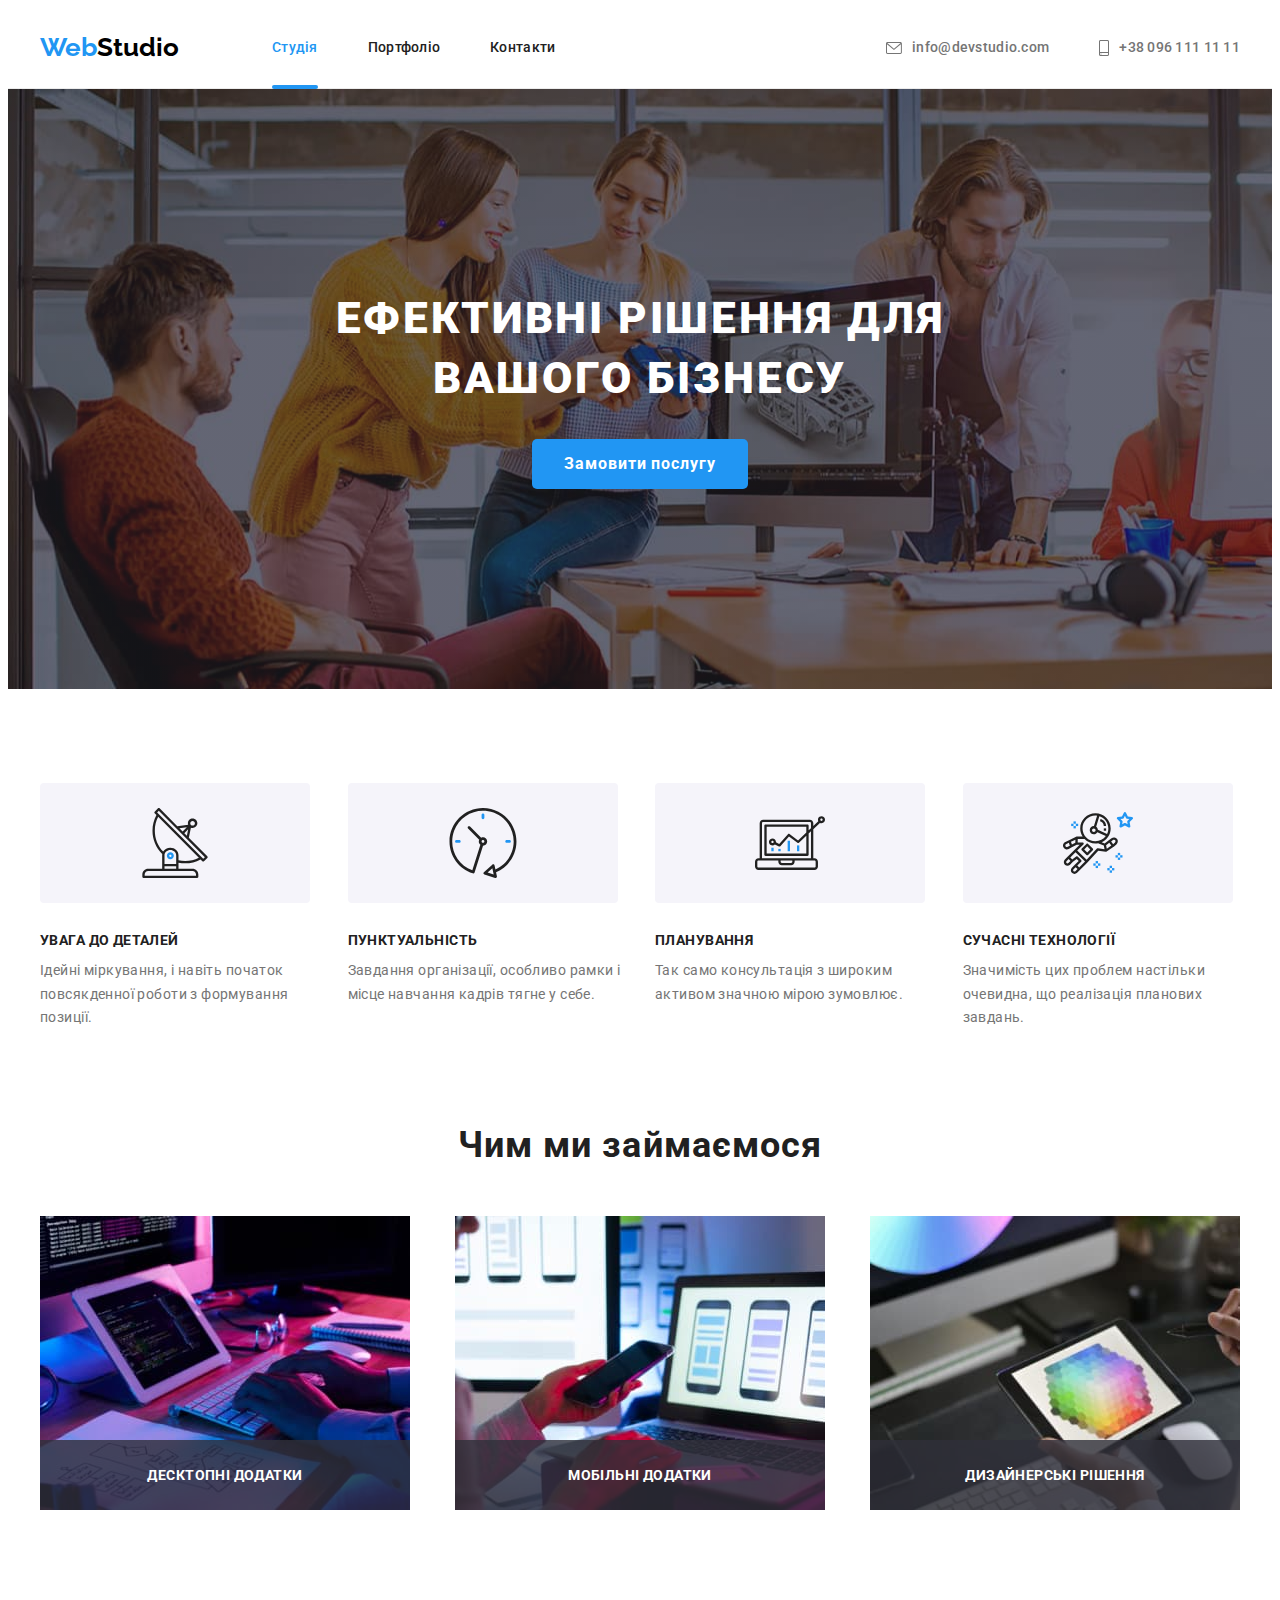
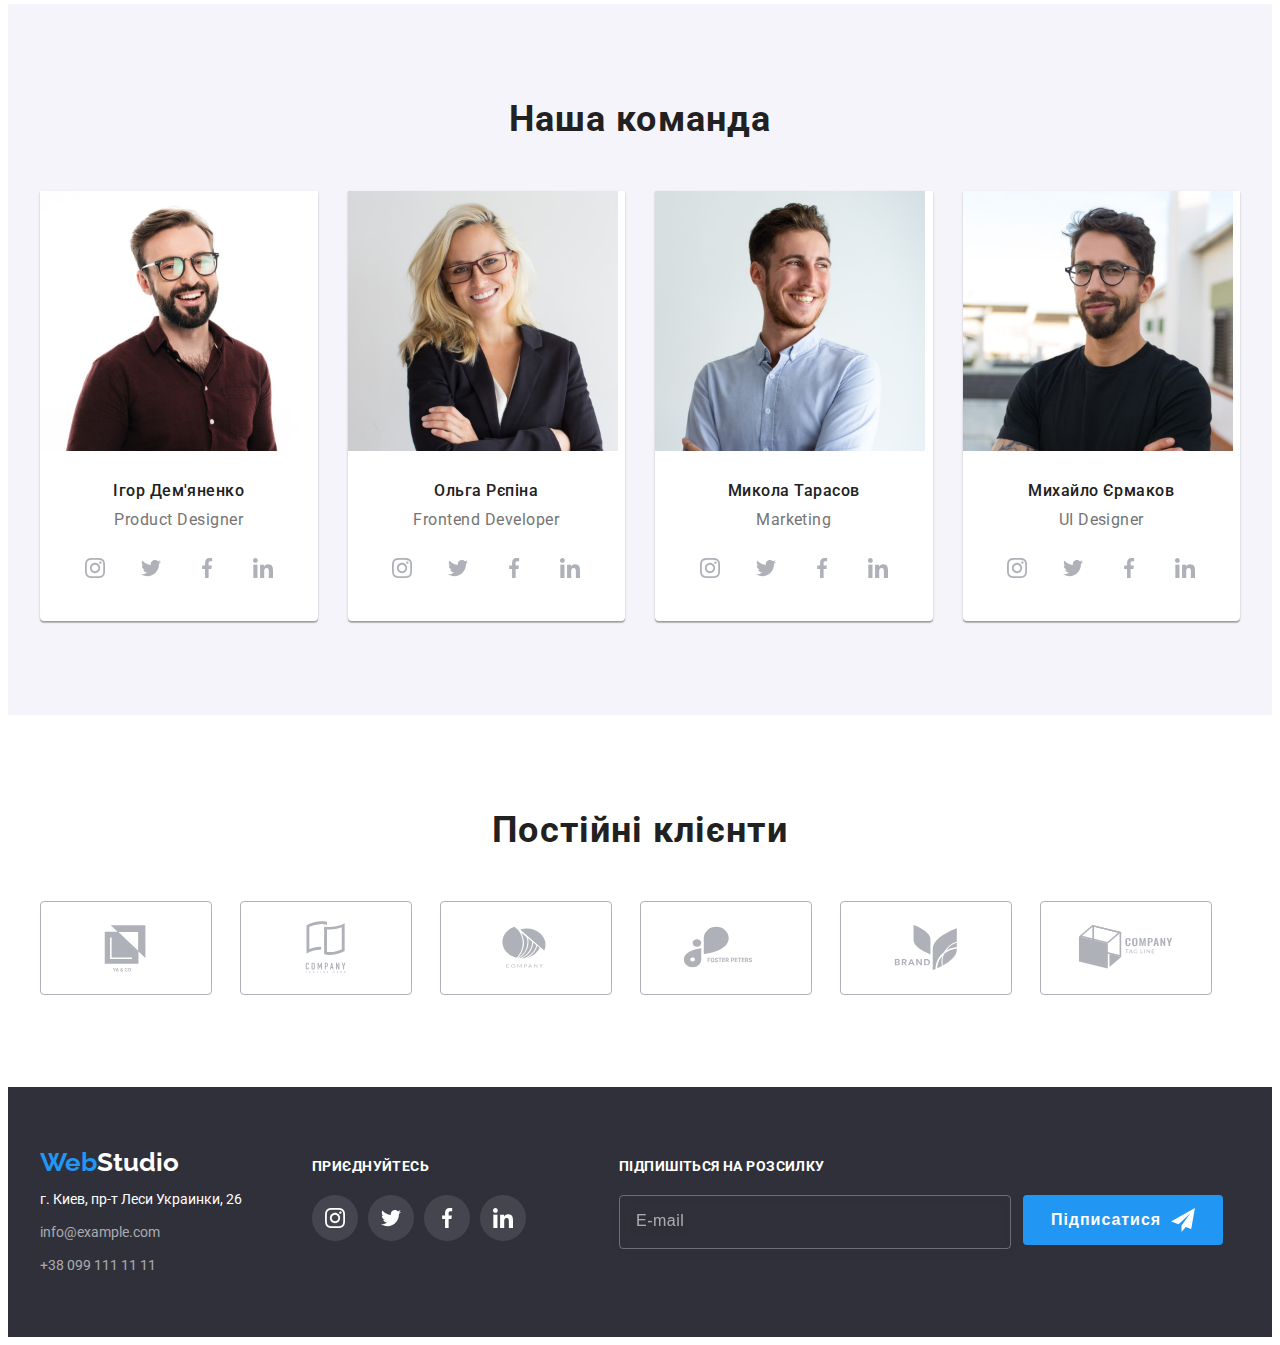
<file: index.html>
<!DOCTYPE html>
<html lang="en">
  <head>
    <meta charset="UTF-8" />
    <meta http-equiv="X-UA-Compatible" content="IE=edge" />
    <meta name="viewport" content="width=device-width, initial-scale=1.0" />
    <link rel="preconnect" href="https://fonts.googleapis.com" />
    <link rel="preconnect" href="https://fonts.gstatic.com" crossorigin />
    <link
      href="https://fonts.googleapis.com/css2?family=Raleway:wght@700&family=Roboto:wght@400;500;700;900&display=swap"
      rel="stylesheet"
    />
    <link
      rel="stylesheet"
      href="https://cdnjs.cloudflare.com/ajax/libs/modern-normalize/1.1.0/modern-normalize.min.css"
      integrity="sha512-wpPYUAdjBVSE4KJnH1VR1HeZfpl1ub8YT/NKx4PuQ5NmX2tKuGu6U/JRp5y+Y8XG2tV+wKQpNHVUX03MfMFn9Q=="
      crossorigin="anonymous"
      referrerpolicy="no-referrer"
    />
		<link rel="stylesheet" href="./css/main.min.css">
    <title>WebStudio</title>
  </head>
  <body>
    <!-- header -->
    <header class="top-header">
      <div class="container header-container">
        <nav class="site-nav">
          <a href="./index.html" class="logo"
            ><span class="logo-forepart">Web</span>Studio</a
          >
          <ul class="site-nav__list">
            <li class="site-nav__item">
              <a class="site-nav__link current" href="./index.html">Студія</a>
            </li>
            <li class="site-nav__item">
              <a class="site-nav__link" href="./portfolio.html">Портфоліо</a>
            </li>
            <li class="site-nav__item">
              <a class="site-nav__link" href="#footerContacts">Контакти</a>
            </li>
          </ul>
        </nav>
        <ul class="header-contacts">
          <li class="header-contacts__item">
            <a class="header-contacts__link link" href="mailto:info@devstudio.com"
              ><svg class="icon-mail" width="16" height="12">
                <use href="./images/sprite.svg#icon-envelope"></use>
              </svg>
              info@devstudio.com</a
            >
          </li>
          <li class="header-contacts__item">
            <a class="header-contacts__link link" href="tel:+380961111111"
              ><svg class="icon-tel" width="10" height="16">
                <use href="./images/sprite.svg#icon-smartphone"></use>
              </svg>
              +38 096 111 11 11</a
            >
          </li>
        </ul>
      </div>
    </header>
		
    <!-- main -->
    <main>
      <!-- hero -->
      <section class="hero">
        <div class="container">
          <h1 class="hero__title">Ефективні рішення для вашого бізнесу</h1>
          <button class="hero__btn" type="button" data-modal-open>
            Замовити послугу
          </button>
        </div>
      </section>

      <!-- features -->
      <section class="features">
        <div class="container">
          <ul class="features__list">
            <li class="features__item">
              <div class="features-wrapper">
                <svg class="features-wrapper__icon" width="70" height="70">
                  <use href="./images/sprite.svg#icon-antenna"></use>
                </svg>
              </div>
              <h3 class="features__title">увага до деталей</h3>
              <p class="features__desc">
                Ідейні міркування, і навіть початок повсякденної роботи з
                формування позиції.
              </p>
            </li>
            <li class="features__item">
              <div class="features-wrapper">
                <svg class="features-wrapper__icon" width="70" height="70">
                  <use href="./images/sprite.svg#icon-clock"></use>
                </svg>
              </div>
              <h3 class="features__title">пунктуальність</h3>
              <p class="features__desc">
                Завдання організації, особливо рамки і місце навчання кадрів
                тягне у себе.
              </p>
            </li>
            <li class="features__item">
              <div class="features-wrapper">
                <svg class="features-wrapper__icon" width="70" height="70">
                  <use href="./images/sprite.svg#icon-diagram"></use>
                </svg>
              </div>
              <h3 class="features__title">планування</h3>
              <p class="features__desc">
                Так само консультація з широким активом значною мірою зумовлює.
              </p>
            </li>
            <li class="features__item">
              <div class="features-wrapper">
                <svg class="features-wrapper__icon" width="70" height="70">
                  <use href="./images/sprite.svg#icon-astronaut"></use>
                </svg>
              </div>
              <h3 class="features__title">сучасні технології</h3>
              <p class="features__desc">
                Значимість цих проблем настільки очевидна, що реалізація
                планових завдань.
              </p>
            </li>
          </ul>
        </div>
      </section>

      <!-- work -->
      <section class="work">
        <div class="container">
          <h2 class="section-title">Чим ми займаємося</h2>
          <ul class="work__list">
            <li class="work__item">
              <img
                src="./images/work/work-img-1.jpg"
                alt="Создание сайтов для ПК"
                width="370"
                height="294"
              />
              <div class="work-wrapper">
                <p class="work-wrapper__title">Десктопні додатки</p>
              </div>
            </li>
            <li class="work__item">
              <img
                src="./images/work/work-img-2.jpg"
                alt="Создание сайтов для телефонов"
                width="370"
                height="294"
              />
              <div class="work-wrapper">
                <p class="work-wrapper__title">Мобільні додатки</p>
              </div>
            </li>
            <li class="work__item">
              <img
                src="./images/work/work-img-3.jpg"
                alt="Создание сайтов для планшетов"
                width="370"
                height="294"
              />
              <div class="work-wrapper">
                <p class="work-wrapper__title">Дизайнерські рішення</p>
              </div>
            </li>
          </ul>
        </div>
      </section>

      <!-- team -->
      <section class="team">
        <div class="container">
          <h2 class="section-title">Наша команда</h2>
          <ul class="team__list">
            <li class="team__item">
              <img
                src="./images/team/team-1.jpg"
                alt="Ігор Дем'яненко"
                width="270"
                height="260"
              />
              <div class="team-card">
                <h3 class="team-card__title">Ігор Дем'яненко</h3>
                <p class="team-card__desc">Product Designer</p>
                <ul class="team-social">
                  <li class="team-social__item">
                    <a class="team-social__link" href="">
                      <svg class="team-social__icon" width="20" height="20">
                        <use href="./images/sprite.svg#icon-instagram"></use>
                      </svg>
                    </a>
                  </li>
                  <li class="team-social__item">
                    <a class="team-social__link" href="">
                      <svg class="team-social__icon" width="20" height="20">
                        <use href="./images/sprite.svg#icon-twitter"></use>
                      </svg>
                    </a>
                  </li>
                  <li class="team-social__item">
                    <a class="team-social__link" href="">
                      <svg class="team-social__icon" width="20" height="20">
                        <use href="./images/sprite.svg#icon-facebook"></use>
                      </svg>
                    </a>
                  </li>
                  <li class="team-social__item">
                    <a class="team-social__link" href="">
                      <svg class="team-social__icon" width="20" height="20">
                        <use href="./images/sprite.svg#icon-linkedin"></use>
                      </svg>
                    </a>
                  </li>
                </ul>
              </div>
            </li>
            <li class="team__item">
              <img
                src="./images/team/team-2.jpg"
                alt="Ольга Рєпіна"
                width="270"
                height="260"
              />
              <div class="team-card">
                <h3 class="team-card__title">Ольга Рєпіна</h3>
                <p class="team-card__desc">Frontend Developer</p>
                <ul class="team-social">
                  <li class="team-social__item">
                    <a class="team-social__link" href="">
                      <svg class="team-social__icon" width="20" height="20">
                        <use href="./images/sprite.svg#icon-instagram"></use>
                      </svg>
                    </a>
                  </li>
                  <li class="team-social__item">
                    <a class="team-social__link" href="">
                      <svg class="team-social__icon" width="20" height="20">
                        <use href="./images/sprite.svg#icon-twitter"></use>
                      </svg>
                    </a>
                  </li>
                  <li class="team-social__item">
                    <a class="team-social__link" href="">
                      <svg class="team-social__icon" width="20" height="20">
                        <use href="./images/sprite.svg#icon-facebook"></use>
                      </svg>
                    </a>
                  </li>
                  <li class="team-social__item">
                    <a class="team-social__link" href="">
                      <svg class="team-social__icon" width="20" height="20">
                        <use href="./images/sprite.svg#icon-linkedin"></use>
                      </svg>
                    </a>
                  </li>
                </ul>
              </div>
            </li>
            <li class="team__item">
              <img
                src="./images/team/team-3.jpg"
                alt="Микола Тарасов"
                width="270"
                height="260"
              />
              <div class="team-card">
                <h3 class="team-card__title">Микола Тарасов</h3>
                <p class="team-card__desc">Marketing</p>
                <ul class="team-social">
                  <li class="team-social__item">
                    <a class="team-social__link" href="">
                      <svg class="team-social__icon" width="20" height="20">
                        <use href="./images/sprite.svg#icon-instagram"></use>
                      </svg>
                    </a>
                  </li>
                  <li class="team-social__item">
                    <a class="team-social__link" href="">
                      <svg class="team-social__icon" width="20" height="20">
                        <use href="./images/sprite.svg#icon-twitter"></use>
                      </svg>
                    </a>
                  </li>
                  <li class="team-social__item">
                    <a class="team-social__link" href="">
                      <svg class="team-social__icon" width="20" height="20">
                        <use href="./images/sprite.svg#icon-facebook"></use>
                      </svg>
                    </a>
                  </li>
                  <li class="team-social__item">
                    <a class="team-social__link" href="">
                      <svg class="team-social__icon" width="20" height="20">
                        <use href="./images/sprite.svg#icon-linkedin"></use>
                      </svg>
                    </a>
                  </li>
                </ul>
              </div>
            </li>
            <li class="team__item">
              <img
                src="./images/team/team-4.jpg"
                alt="Михайло Єрмаков"
                width="270"
                height="260"
              />
              <div class="team-card">
                <h3 class="team-card__title">Михайло Єрмаков</h3>
                <p class="team-card__desc">UI Designer</p>
                <ul class="team-social">
                  <li class="team-social__item">
                    <a class="team-social__link" href="">
                      <svg class="team-social__icon" width="20" height="20">
                        <use href="./images/sprite.svg#icon-instagram"></use>
                      </svg>
                    </a>
                  </li>
                  <li class="team-social__item">
                    <a class="team-social__link" href="">
                      <svg class="team-social__icon" width="20" height="20">
                        <use href="./images/sprite.svg#icon-twitter"></use>
                      </svg>
                    </a>
                  </li>
                  <li class="team-social__item">
                    <a class="team-social__link" href="">
                      <svg class="team-social__icon" width="20" height="20">
                        <use href="./images/sprite.svg#icon-facebook"></use>
                      </svg>
                    </a>
                  </li>
                  <li class="team-social__item">
                    <a class="team-social__link" href="">
                      <svg class="team-social__icon" width="20" height="20">
                        <use href="./images/sprite.svg#icon-linkedin"></use>
                      </svg>
                    </a>
                  </li>
                </ul>
              </div>
            </li>
          </ul>
        </div>
      </section>

      <!-- clients -->
      <section class="clients">
        <div class="container">
          <h2 class="section-title">Постійні клієнти</h2>
          <ul class="clients__list">
            <li class="clients__item">
              <a class="clients__link" href="">
                <svg class="clients__icon" width="106" height="60">
                  <use href="./images/sprite.svg#icon-logo-1"></use>
                </svg>
              </a>
            </li>
            <li class="clients__item">
              <a class="clients__link" href="">
                <svg class="clients__icon" width="106" height="60">
                  <use href="./images/sprite.svg#icon-logo-2"></use>
                </svg>
              </a>
            </li>
            <li class="clients__item">
              <a class="clients__link" href="">
                <svg class="clients__icon" width="106" height="60">
                  <use href="./images/sprite.svg#icon-logo-3"></use>
                </svg>
              </a>
            </li>
            <li class="clients__item">
              <a class="clients__link" href="">
                <svg class="clients__icon" width="106" height="60">
                  <use href="./images/sprite.svg#icon-logo-4"></use>
                </svg>
              </a>
            </li>
            <li class="clients__item">
              <a class="clients__link" href="">
                <svg class="clients__icon" width="106" height="60">
                  <use href="./images/sprite.svg#icon-logo-5"></use>
                </svg>
              </a>
            </li>
            <li class="clients__item">
              <a class="clients__link" href="">
                <svg class="clients__icon" width="106" height="60">
                  <use href="./images/sprite.svg#icon-logo-6"></use>
                </svg>
              </a>
            </li>
          </ul>
        </div>
      </section>
    </main>

    <!-- footer -->
    <footer class="footer">
      <div class="footer-container container">
        <div class="footer-contacts">
          <a href="./index.html" class="logo"
            ><span class="logo-forepart">Web</span>Studio</a
          >
          <address id="footerContacts" class="studio-address">
            <ul class="footer-contacts__list list">
              <li class="footer-contacts__item">
                <a
                  href="https://goo.gl/maps/VdQWWz9B43m97snR7"
                  target="_blank"
                  rel="noreferrer noopener"
                  class="footer-contacts__address"
                  >г. Киев, пр-т Леси Украинки, 26</a
                >
              </li>
              <li class="footer-contacts__item">
                <a href="mailto:info@example.com" class="footer-contacts__mail"
                  >info@example.com</a
                >
              </li>
              <li class="footer-contacts__item">
                <a href="tel:+380991111111" class="footer-contacts__tel"
                  >+38 099 111 11 11</a
                >
              </li>
            </ul>
          </address>
        </div>

        <!-- footer-social -->
        <div class="footer-social">
          <p class="footer-social__title">приєднуйтесь</p>
          <ul class="footer-social__list">
            <li class="footer-social__item">
              <a class="footer-social__link" href="">
                <svg class="footer-social__icon" width="20" height="20">
                  <use href="./images/sprite.svg#icon-instagram"></use>
                </svg>
              </a>
            </li>
            <li class="footer-social__item">
              <a class="footer-social__link" href="">
                <svg class="footer-social__icon" width="20" height="20">
                  <use href="./images/sprite.svg#icon-twitter"></use>
                </svg>
              </a>
            </li>
            <li class="footer-social__item">
              <a class="footer-social__link" href="">
                <svg class="footer-social__icon" width="20" height="20">
                  <use href="./images/sprite.svg#icon-facebook"></use>
                </svg>
              </a>
            </li>
            <li class="footer-social__item">
              <a class="footer-social__link" href="">
                <svg class="footer-social__icon" width="20" height="20">
                  <use href="./images/sprite.svg#icon-linkedin"></use>
                </svg>
              </a>
            </li>
          </ul>
        </div>

				<!-- footer  subscribes -->
				<div class="footer-subscribes">
					<b class="footer-subscribes__title">Підпишіться на розсилку</b>
					<form class="footer-subscribes__form" name="footer-subscribes__form">
						<input type="email" name="mail" placeholder="E-mail" class="footer-subscribes__input" type="text">
					<button class="footer-subscribes__btn">Підписатися
						<svg class="footer-subscribes__icon" width="24" height="24">
							<use href="./images/sprite.svg#icon-send"></use>
						</svg></button>
					</form>
					
				</div>
      </div>
    </footer>
    <div class="backdrop is-hidden" data-modal>
      <div class="modal">
        <button type="button" class="modal__close" data-modal-close>
          <svg class="modal__close-icon" width="18" height="18">
            <use href="./images/sprite.svg#icon-close"></use>
          </svg>
        </button>
        <!-- modal form -->
        <form class="modal-form">
          <b class="modal-form__title">Залиште свої дані, ми вам передзвонимо</b>
          <label class="modal-form__label">
            <span class="madal-form__label_desc">Ім'я</span>
						<div class="modal-form__input_wrap">
							<input
              class="modal-form__input"
              type="text"
              required
              name="user_name"
              minlength="2"
            />
            <svg class="madal-form__icon" width="18px" height="18px">
              <use href="./images/sprite.svg#icon-person-black-18dp"></use>
            </svg>
						</div>
          </label>

          <label class="modal-form__label">
            <span class="madal-form__label_desc">Телефон</span>
						<div class="modal-form__input_wrap">
							<input
              class="modal-form__input"
              type="tel"
              required
              name="user_phone-number"
              pattern="[0-9]{3}-[0-9]{3}-[0-9]{2}-[0-9]{2}"
              title="xxx-xxx-xx-xx"
            />
            <svg class="madal-form__icon" width="18px" height="18px">
              <use href="./images/sprite.svg#icon-phone-black-18dp""></use>
            </svg>
						</div>  
          </label>

          <label class="modal-form__label">
            <span class="madal-form__label_desc">Пошта</span>
						<div class="modal-form__input_wrap">
							<input
              class="modal-form__input"
              type="email"
              required
              name="user_email"
            />
            <svg class="madal-form__icon" width="18px" height="18px">
              <use href="./images/sprite.svg#icon-email-black-18dp"></use>
            </svg>
						</div> 
          </label>

          <label class="modal-form__label">
            <span class="madal-form__label_desc">Коментар</span>
            <textarea class="modal-form__textarea" name="user_message" placeholder="Введіть текст"></textarea>
					</label>

          <input class="modal__checkbox visually-hidden" type="checkbox" name="user-policy" id="checkbox-policy" required>
            <label class="modal__checkbox_label" for="checkbox-policy">              
              Погоджуюся з розсилкою та приймаю&nbsp;<a href="" class="modal__checkbox_link">Умови договору</a>
            </label>            
                          
            <button class="modal-form__btn" type="submit">Отправить</button>
        </form>
      </div>
    </div>
    <script src="./js/modal.js"></script>
  </body>
</html>
</file>
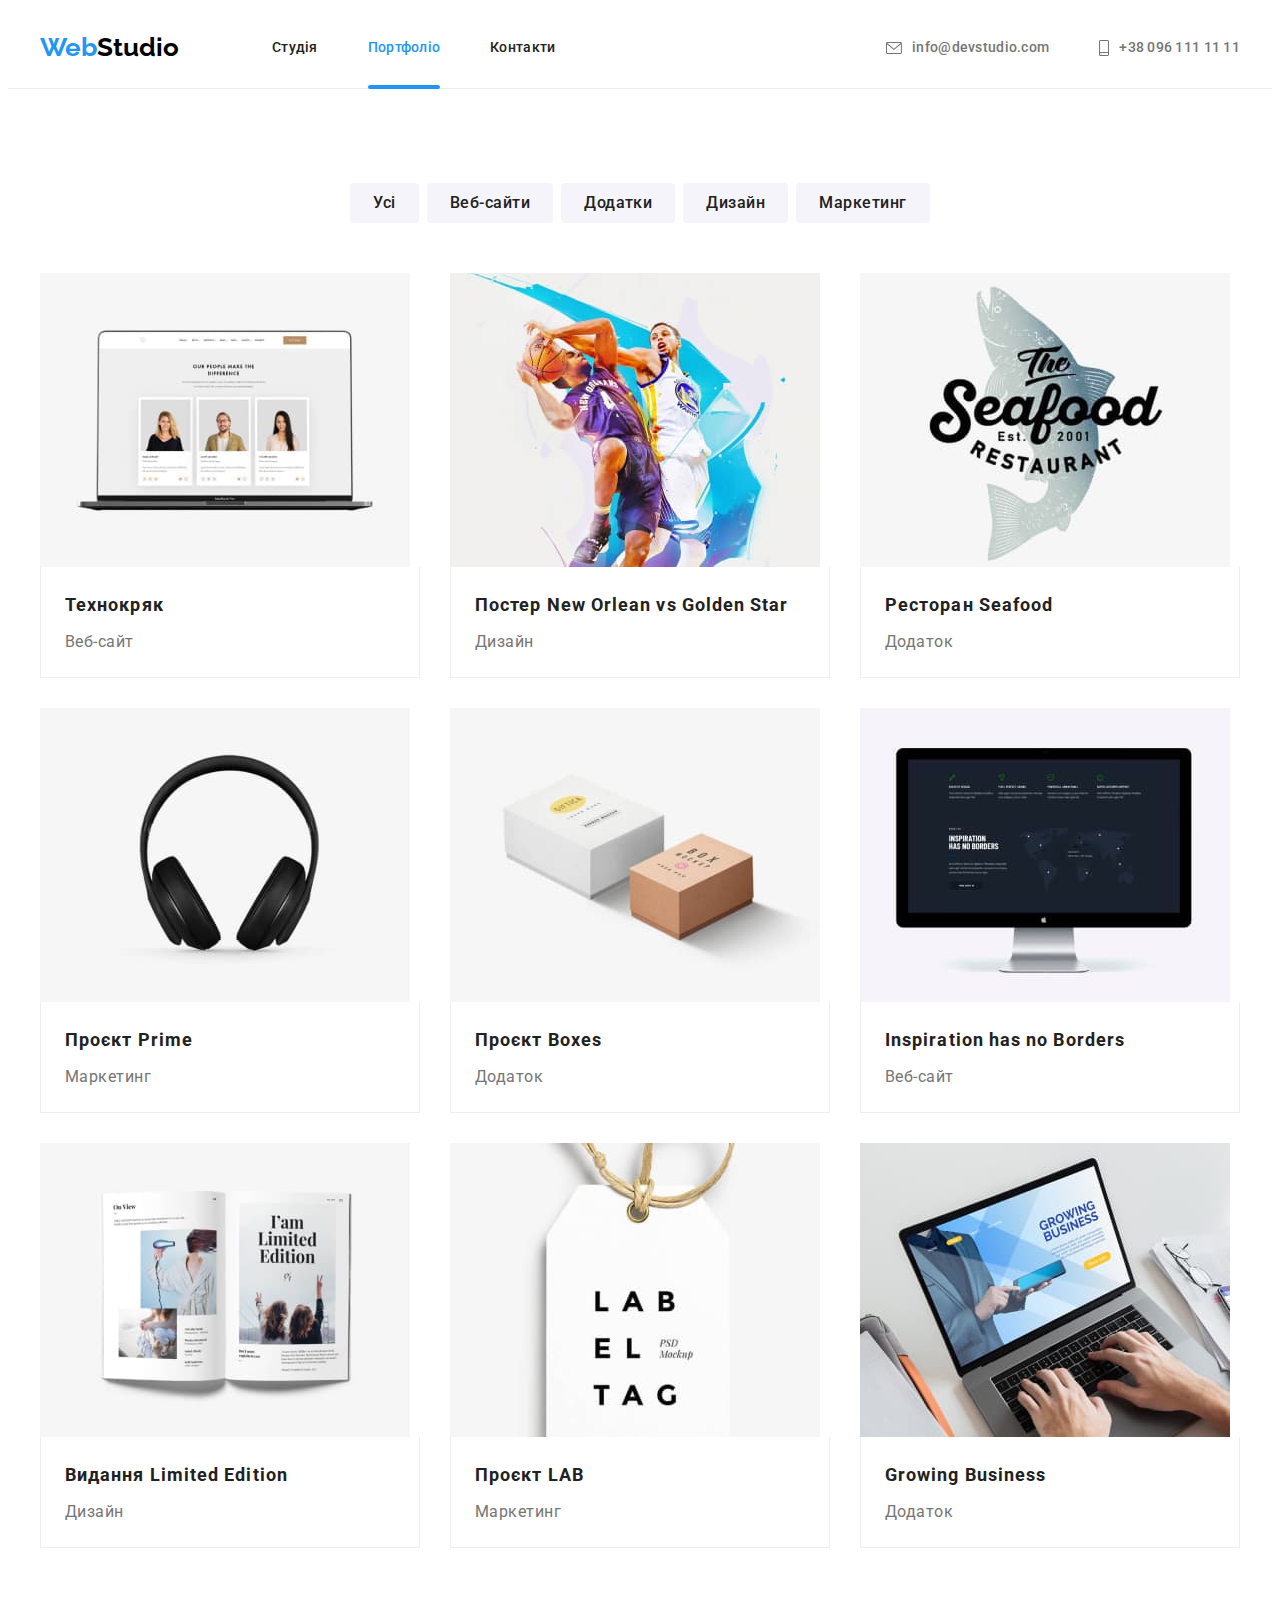
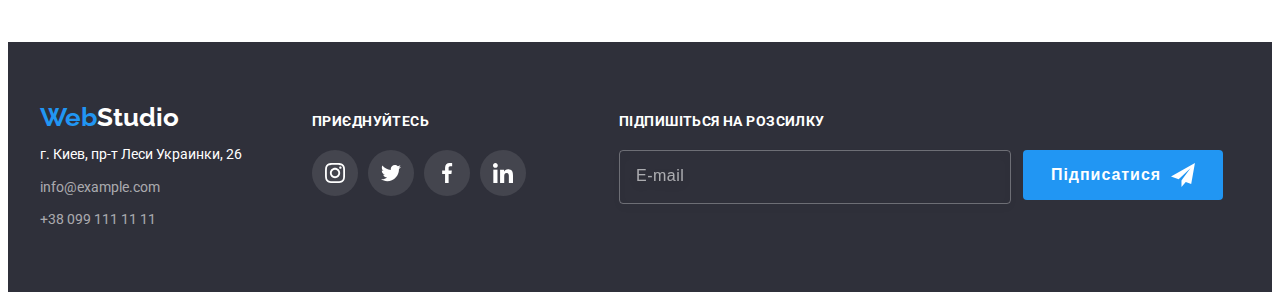
<file: portfolio.html>
<!DOCTYPE html>
<html lang="en">
  <head>
    <meta charset="UTF-8" />
    <meta http-equiv="X-UA-Compatible" content="IE=edge" />
    <meta name="viewport" content="width=device-width, initial-scale=1.0" />
    <link rel="preconnect" href="https://fonts.googleapis.com" />
    <link rel="preconnect" href="https://fonts.gstatic.com" crossorigin />
    <link
      href="https://fonts.googleapis.com/css2?family=Raleway:wght@700&family=Roboto:wght@400;500;700;900&display=swap"
      rel="stylesheet"
    />
    <link
      rel="stylesheet"
      href="https://cdnjs.cloudflare.com/ajax/libs/modern-normalize/1.1.0/modern-normalize.min.css"
      integrity="sha512-wpPYUAdjBVSE4KJnH1VR1HeZfpl1ub8YT/NKx4PuQ5NmX2tKuGu6U/JRp5y+Y8XG2tV+wKQpNHVUX03MfMFn9Q=="
      crossorigin="anonymous"
      referrerpolicy="no-referrer"
    />
    <link rel="stylesheet" href="./css/main.min.css" />
    <title>portfolio</title>
  </head>
  <body>
    <!-- header -->
    <header class="top-header">
      <div class="container header-container">
        <nav class="site-nav">
          <a href="./index.html" class="logo"><span class="logo-forepart">Web</span>Studio</a>
          <ul class="site-nav__list">
            <li class="site-nav__item">
              <a class="site-nav__link" href="./index.html">Студія</a>
            </li>
            <li class="site-nav__item">
              <a class="site-nav__link current" href="./portfolio.html">Портфоліо</a>
            </li>
            <li class="site-nav__item">
              <a class="site-nav__link" href="#footerContacts">Контакти</a>
            </li>
          </ul>
        </nav>
        <ul class="header-contacts">
          <li class="header-contacts__item">
            <a class="header-contacts__link link" href="mailto:info@devstudio.com"
              ><svg class="icon-mail" width="16" height="12">
                <use href="./images/sprite.svg#icon-envelope"></use>
              </svg>
              info@devstudio.com</a
            >
          </li>
          <li class="header-contacts__item">
            <a class="header-contacts__link link" href="tel:+380961111111"
              ><svg class="icon-tel" width="10" height="16">
                <use href="./images/sprite.svg#icon-smartphone"></use>
              </svg>
              +38 096 111 11 11</a
            >
          </li>
        </ul>
      </div>
    </header>

    <!-- portfolio filters -->
    <main>
      <section class="portfolio">
        <div class="container">
          <ul class="portfolio-filters">
            <li class="portfolio-filters__item">
              <button class="portfolio-filters__btn" type="button">Усі</button>
            </li>
            <li class="portfolio-filters__item">
              <button class="portfolio-filters__btn" type="button">Веб-сайти</button>
            </li>
            <li class="portfolio-filters__item">
              <button class="portfolio-filters__btn" type="button">Додатки</button>
            </li>
            <li class="portfolio-filters__item">
              <button class="portfolio-filters__btn" type="button">Дизайн</button>
            </li>
            <li class="portfolio-filters__item">
              <button class="portfolio-filters__btn" type="button">Маркетинг</button>
            </li>
          </ul>

          <!-- portfolio projects -->
          <ul class="portfolio-prj">
            <li class="portfolio-prj__item">
              <a href="" class="portfolio-prj__link">
                <div class="portfolio-prj__img">
                  <img
                    src="./images/portfolio/portf-img-1.jpg"
                    alt="Страница веб-сайта Технокряк"
                    width="370"
                    height="294"
                  />
                  <div class="portfolio-prj__overlay">
                    <p class="portfolio-prj__overlay-desc">
                      Ресурс пропонує комплексні пропозиції з різним рівнем функціоналу та сервісів.
                      Все це дозволить відвідувачу отримати вичерпні відомості про компанію чи
                      приватну особу.
                    </p>
                  </div>
                </div>

                <div class="portfolio-prj__card">
                  <h3 class="portfolio-prj__title">Технокряк</h3>
                  <p class="portfolio-prj__desc">Веб-сайт</p>
                </div>
              </a>
            </li>
            <li class="portfolio-prj__item">
              <a href="" class="portfolio-prj__link">
                <div class="portfolio-prj__img">
                  <img
                    src="./images/portfolio/portf-img-2.jpg"
                    alt="Постер New Orlean vs Golden Star"
                    width="370"
                    height="294"
                  />
                  <div class="portfolio-prj__overlay">
                    <p class="portfolio-prj__overlay-desc">
                      Ресурс пропонує комплексні пропозиції з різним рівнем функціоналу та сервісів.
                      Все це дозволить відвідувачу отримати вичерпні відомості про компанію чи
                      приватну особу.
                    </p>
                  </div>
                </div>

                <div class="portfolio-prj__card">
                  <h3 class="portfolio-prj__title">Постер New Orlean vs Golden Star</h3>
                  <p class="portfolio-prj__desc">Дизайн</p>
                </div>
              </a>
            </li>
            <li class="portfolio-prj__item">
              <a href="" class="portfolio-prj__link">
                <div class="portfolio-prj__img">
                  <img
                    src="./images/portfolio/portf-img-3.jpg"
                    alt="Логотип приложения ресторана Seafood"
                    width="370"
                    height="294"
                  />
                  <div class="portfolio-prj__overlay">
                    <p class="portfolio-prj__overlay-desc">
                      Ресурс пропонує комплексні пропозиції з різним рівнем функціоналу та сервісів.
                      Все це дозволить відвідувачу отримати вичерпні відомості про компанію чи
                      приватну особу.
                    </p>
                  </div>
                </div>

                <div class="portfolio-prj__card">
                  <h3 class="portfolio-prj__title">Ресторан Seafood</h3>
                  <p class="portfolio-prj__desc">Додаток</p>
                </div>
              </a>
            </li>
            <li class="portfolio-prj__item">
              <a href="" class="portfolio-prj__link">
                <div class="portfolio-prj__img">
                  <img
                    src="./images/portfolio/portf-img-4.jpg"
                    alt="Наушники"
                    width="370"
                    height="294"
                  />
                  <div class="portfolio-prj__overlay">
                    <p class="portfolio-prj__overlay-desc">
                      Ресурс пропонує комплексні пропозиції з різним рівнем функціоналу та сервісів.
                      Все це дозволить відвідувачу отримати вичерпні відомості про компанію чи
                      приватну особу.
                    </p>
                  </div>
                </div>

                <div class="portfolio-prj__card">
                  <h3 class="portfolio-prj__title">Проєкт Prime</h3>
                  <p class="portfolio-prj__desc">Маркетинг</p>
                </div>
              </a>
            </li>
            <li class="portfolio-prj__item">
              <a href="" class="portfolio-prj__link">
                <div class="portfolio-prj__img">
                  <img
                    src="./images/portfolio/portf-img-5.jpg"
                    alt="Приложение для проекта Boxes"
                    width="370"
                    height="294"
                  />
                  <div class="portfolio-prj__overlay">
                    <p class="portfolio-prj__overlay-desc">
                      Ресурс пропонує комплексні пропозиції з різним рівнем функціоналу та сервісів.
                      Все це дозволить відвідувачу отримати вичерпні відомості про компанію чи
                      приватну особу.
                    </p>
                  </div>
                </div>

                <div class="portfolio-prj__card">
                  <h3 class="portfolio-prj__title">Проєкт Boxes</h3>
                  <p class="portfolio-prj__desc">Додаток</p>
                </div>
              </a>
            </li>
            <li class="portfolio-prj__item">
              <a href="" class="portfolio-prj__link">
                <div class="portfolio-prj__img">
                  <img
                    src="./images/portfolio/portf-img-6.jpg"
                    alt="Веб-сайт Inspiration has no Borders"
                    width="370"
                    height="294"
                  />
                  <div class="portfolio-prj__overlay">
                    <p class="portfolio-prj__overlay-desc">
                      Ресурс пропонує комплексні пропозиції з різним рівнем функціоналу та сервісів.
                      Все це дозволить відвідувачу отримати вичерпні відомості про компанію чи
                      приватну особу.
                    </p>
                  </div>
                </div>

                <div class="portfolio-prj__card">
                  <h3 class="portfolio-prj__title">Inspiration has no Borders</h3>
                  <p class="portfolio-prj__desc">Веб-сайт</p>
                </div>
              </a>
            </li>
            <li class="portfolio-prj__item">
              <a href="" class="portfolio-prj__link">
                <div class="portfolio-prj__img">
                  <img
                    src="./images/portfolio/portf-img-7.jpg"
                    alt="Дизайн страницы журнала"
                    width="370"
                    height="294"
                  />
                  <div class="portfolio-prj__overlay">
                    <p class="portfolio-prj__overlay-desc">
                      Ресурс пропонує комплексні пропозиції з різним рівнем функціоналу та сервісів.
                      Все це дозволить відвідувачу отримати вичерпні відомості про компанію чи
                      приватну особу.
                    </p>
                  </div>
                </div>

                <div class="portfolio-prj__card">
                  <h3 class="portfolio-prj__title">Видання Limited Edition</h3>
                  <p class="portfolio-prj__desc">Дизайн</p>
                </div>
              </a>
            </li>
            <li class="portfolio-prj__item">
              <a href="" class="portfolio-prj__link">
                <div class="portfolio-prj__img">
                  <img
                    src="./images/portfolio/portf-img-8.jpg"
                    alt="Проект LAB"
                    width="370"
                    height="294"
                  />
                  <div class="portfolio-prj__overlay">
                    <p class="portfolio-prj__overlay-desc">
                      Ресурс пропонує комплексні пропозиції з різним рівнем функціоналу та сервісів.
                      Все це дозволить відвідувачу отримати вичерпні відомості про компанію чи
                      приватну особу.
                    </p>
                  </div>
                </div>

                <div class="portfolio-prj__card">
                  <h3 class="portfolio-prj__title">Проєкт LAB</h3>
                  <p class="portfolio-prj__desc">Маркетинг</p>
                </div>
              </a>
            </li>
            <li class="portfolio-prj__item">
              <a href="" class="portfolio-prj__link">
                <div class="portfolio-prj__img">
                  <img
                    src="./images/portfolio/portf-img-9.jpg"
                    alt="Приложение Growing Business"
                    width="370"
                    height="294"
                  />
                  <div class="portfolio-prj__overlay">
                    <p class="portfolio-prj__overlay-desc">
                      Ресурс пропонує комплексні пропозиції з різним рівнем функціоналу та сервісів.
                      Все це дозволить відвідувачу отримати вичерпні відомості про компанію чи
                      приватну особу.
                    </p>
                  </div>
                </div>

                <div class="portfolio-prj__card">
                  <h3 class="portfolio-prj__title">Growing Business</h3>
                  <p class="portfolio-prj__desc">Додаток</p>
                </div>
              </a>
            </li>
          </ul>
        </div>
      </section>
    </main>
    <!-- footer -->
    <footer class="footer">
      <div class="footer-container container">
        <div class="footer-contacts">
          <a href="./index.html" class="logo"><span class="logo-forepart">Web</span>Studio</a>
          <address id="footerContacts" class="studio-address">
            <ul class="footer-contacts__list list">
              <li class="footer-contacts__item">
                <a
                  href="https://goo.gl/maps/VdQWWz9B43m97snR7"
                  target="_blank"
                  rel="noreferrer noopener"
                  class="footer-contacts__address"
                  >г. Киев, пр-т Леси Украинки, 26</a
                >
              </li>
              <li class="footer-contacts__item">
                <a href="mailto:info@example.com" class="footer-contacts__mail">info@example.com</a>
              </li>
              <li class="footer-contacts__item">
                <a href="tel:+380991111111" class="footer-contacts__tel">+38 099 111 11 11</a>
              </li>
            </ul>
          </address>
        </div>

        <!-- footer-social -->
        <div class="footer-social">
          <p class="footer-social__title">приєднуйтесь</p>
          <ul class="footer-social__list">
            <li class="footer-social__item">
              <a class="footer-social__link" href="">
                <svg class="footer-social__icon" width="20" height="20">
                  <use href="./images/sprite.svg#icon-instagram"></use>
                </svg>
              </a>
            </li>
            <li class="footer-social__item">
              <a class="footer-social__link" href="">
                <svg class="footer-social__icon" width="20" height="20">
                  <use href="./images/sprite.svg#icon-twitter"></use>
                </svg>
              </a>
            </li>
            <li class="footer-social__item">
              <a class="footer-social__link" href="">
                <svg class="footer-social__icon" width="20" height="20">
                  <use href="./images/sprite.svg#icon-facebook"></use>
                </svg>
              </a>
            </li>
            <li class="footer-social__item">
              <a class="footer-social__link" href="">
                <svg class="footer-social__icon" width="20" height="20">
                  <use href="./images/sprite.svg#icon-linkedin"></use>
                </svg>
              </a>
            </li>
          </ul>
        </div>

        <div class="footer-subscribes">
          <b class="footer-subscribes__title">Підпишіться на розсилку</b>
          <form class="footer-subscribes__form" name="footer-subscribes__form">
            <input
              type="email"
              name="mail"
              placeholder="E-mail"
              class="footer-subscribes__input"
              type="text"
            />
            <button type="submit" class="footer-subscribes__btn">
              Підписатися<svg class="footer-subscribes__icon" width="24" height="24">
                <use href="./images/sprite.svg#icon-send"></use>
              </svg>
            </button>
          </form>
        </div>
      </div>
    </footer>
  </body>
</html>
</file>
<file: css/main.min.css>
:root{--accent-color: #2196f3;--accent-text-color: #212121;--accent-color2: #757575;--accent-color3: #ffffff;--icon-fill: #afb1b8;--main-font: "Roboto", sans-serif;--secondary-font: Raleway, sans-serif;--accent-bg-color: #2f303a;--transition: cubic-bezier(0.4, 0, 0.2, 1)}.visually-hidden{position:absolute;width:1px;height:1px;margin:-1px;border:0;padding:0;white-space:nowrap;clip-path:inset(100%);clip:rect(0 0 0 0);overflow:hidden}*::before,*::after{box-sizing:inherit}html{box-sizing:border-box}h1,h2,h3,p{margin-bottom:0;margin-top:0}ul,ol{margin-top:0;margin-bottom:0;padding-left:0;list-style:none}img{display:block}.link{text-decoration:none}body{font-family:var(--main-font)}.container{width:1200px;margin-left:auto;margin-right:auto;padding-left:15px;padding-right:15px}.logo{margin-right:93px;font-family:var(--secondary-font);font-weight:700;font-size:26px;line-height:1.2;text-decoration:none}.logo-forepart{color:var(--accent-color)}.top-header .logo{color:#000}.footer .logo{display:inline-block;margin-right:0;margin-bottom:10px;color:var(--accent-color3)}.backdrop{position:fixed;top:0;left:0;width:100%;height:100%;background-color:rgba(0,0,0,.2);transition:opacity 250ms var(--transition),visibility 250ms var(--transition)}.backdrop.is-hidden{opacity:0;visibility:hidden;pointer-events:none}.modal{position:absolute;top:50%;left:50%;transform:translate(-50%, -50%);width:528px;height:581px;background:var(--accent-color3);box-shadow:0px 1px 3px rgba(0,0,0,.12),0px 1px 1px rgba(0,0,0,.14),0px 2px 1px rgba(0,0,0,.2);border-radius:4px;padding:40px}.modal__close{position:absolute;top:8px;right:8px;display:flex;justify-content:center;align-items:center;width:30px;height:30px;border:1px solid rgba(0,0,0,.1);border-radius:50%;background-color:rgba(0,0,0,0);cursor:pointer;padding:0}.modal__close-icon{fill:#000;transition:fill 250ms var(--transition)}.modal__close:hover .modal__close-icon,.modal__close:focus .modal__close-icon{fill:var(--accent-color)}.modal-form{display:flex;flex-direction:column}.modal-form__title{font-weight:700;font-size:20px;line-height:1.15;text-align:center;letter-spacing:.03em;color:var(--accent-text-color)}.modal-form__input{width:100%;height:40px;border:1px solid rgba(33,33,33,.2);border-radius:4px;padding-left:42px;transition:border-color 250ms var(--transition)}.modal-form__input:focus{outline:none;border-color:var(--accent-color)}.modal-form__label{margin-bottom:10px}.madal-form__label_desc{font-weight:400;font-size:12px;line-height:1.17;letter-spacing:.01em;color:#757575}.madal-form__icon{top:50%;left:12px;position:absolute;transform:translateY(-50%);transition:fill 250ms var(--transition)}.modal-form__input:focus+.madal-form__icon{fill:var(--accent-color)}.modal-form__input_wrap{position:relative;margin-top:4px}.modal-form__textarea{margin-top:4px;padding:12px 16px;resize:none;display:block;width:100%;height:120px;border:1px solid rgba(33,33,33,.2);border-radius:4px;transition:border-color 250ms var(--transition)}.modal-form__textarea:focus{outline:none;border-color:var(--accent-color)}.modal-form__textarea::placeholder{font-weight:400;font-size:12px;line-height:1.67;letter-spacing:.01em;color:rgba(117,117,117,.5)}.modal__checkbox_label{display:flex;justify-content:center;align-items:center;font-size:14px;line-height:1.7;letter-spacing:.03em;margin-bottom:30px}.modal__checkbox_label::before{content:"";cursor:pointer;display:block;width:16px;height:15px;border:2px solid var(--accent-text-color);border-radius:4px;background-color:#fff;margin-right:8.4px}.modal__checkbox:focus+.modal__checkbox_label::before{border:2px solid var(--accent-color)}.modal__checkbox:checked+.modal__checkbox_label::before{background-color:var(--accent-color);background-image:url(../images/check.svg);background-size:contain;background-origin:border-box;border:2px solid var(--accent-color)}.modal__checkbox_link{color:var(--accent-color);font-size:inherit}.modal__checkbox{top:79%;left:43px}.modal-form__btn{min-width:200px;height:50px;background-color:var(--accent-color);border-radius:4px;border:1px solid rgba(0,0,0,0);font-weight:700;font-size:16px;line-height:2;display:flex;justify-content:center;align-items:center;text-align:center;align-self:center;letter-spacing:.06em;color:var(--accent-color3);cursor:pointer}.modal-form__btn:hover,.modal-form__btn:focus{box-shadow:0px 4px 4px rgba(0,0,0,.15)}.section-title{font-weight:700;font-size:36px;line-height:1.17;text-align:center;letter-spacing:.03em;color:var(--accent-text-color);margin-bottom:50px}.top-header{background-color:var(--accent-color3);border-bottom:1px solid #ececec}.header-container{display:flex}.site-nav{display:flex;align-items:center}.site-nav__list{display:flex;align-items:center}.site-nav__item:not(:last-child){margin-right:50px}.site-nav__link{position:relative;font-weight:500;font-size:14px;line-height:1.14;letter-spacing:.02em;color:var(--accent-text-color);text-decoration:none;display:block;padding-top:32px;padding-bottom:32px;transition:color 250ms var(--transition)}.site-nav__link:hover,.site-nav__link:focus{color:var(--accent-color)}.site-nav__link.current{color:var(--accent-color)}.site-nav__link.current::after{content:"";position:absolute;display:block;left:0;bottom:-1px;width:100%;height:4px;border-radius:2px;background-color:var(--accent-color)}.header-contacts{display:flex;align-items:center;margin-left:auto}.header-contacts__item:not(:last-child){margin-right:50px}.header-contacts__link{font-weight:500;font-size:14px;line-height:1.14;letter-spacing:.02em;color:var(--accent-color2);display:flex;justify-content:center;align-items:center;transition:color 250ms var(--transition)}.header-contacts__link:hover,.header-contacts__link:focus{color:var(--accent-color)}.icon-mail{margin-right:10px;fill:var(--accent-color2);transition:fill 250ms var(--transition)}.header-contacts__link:hover .icon-mail,.header-contacts__link:focus .icon-mail{fill:var(--accent-color)}.icon-tel{margin-right:10px;fill:var(--accent-color2);transition:fill 250ms var(--transition)}.header-contacts__link:hover .icon-tel,.header-contacts__link:focus .icon-tel{fill:var(--accent-color)}.hero{background-image:linear-gradient(rgba(47, 48, 58, 0.4), rgba(47, 48, 58, 0.4)),url(../images/bg-img.jpg);background-repeat:no-repeat;background-size:cover;max-width:1600px;background-color:var(--accent-bg-color);padding-top:200px;padding-bottom:200px;margin:0 auto}.hero__title{font-weight:900;font-size:44px;line-height:1.36;text-align:center;letter-spacing:.06em;text-transform:uppercase;color:var(--accent-color3);max-width:696px;margin-left:auto;margin-right:auto;margin-bottom:30px}.hero__btn{background-color:var(--accent-color);cursor:pointer;font-family:var(--main-font);font-weight:700;font-size:16px;line-height:1.87;display:flex;align-items:center;text-align:center;letter-spacing:.06em;color:var(--accent-color3);margin-left:auto;margin-right:auto;min-width:216px;min-height:50px;border:none;border-radius:5px;padding:10px 32px;transition:background-color 250ms var(--transition)}.hero__btn:hover,.hero__btn:focus{background-color:#188ce8}.features{padding-top:94px;padding-bottom:94px;background-color:var(--accent-color3)}.features__list{display:flex}.features__item{flex-basis:calc((100% - 90px)/4)}.features__item:not(:last-child){margin-right:30px}.features-wrapper{display:flex;justify-content:center;align-items:center;margin-bottom:30px;width:270px;height:120px;background-color:#f5f4fa;border-radius:4px}.features__title{font-weight:700;font-size:14px;line-height:1.14;letter-spacing:.03em;text-transform:uppercase;color:var(--accent-text-color);margin-bottom:10px}.features__desc{font-weight:400;font-size:14px;line-height:1.71;letter-spacing:.03em;color:var(--accent-color2)}.work{padding-bottom:94px;background-color:var(--accent-color3)}.work__list{display:flex;justify-content:space-between}.work__item{position:relative}.work-wrapper{position:absolute;bottom:0;width:100%;min-height:70px;background:rgba(47,48,58,.8);display:flex;justify-content:center;align-items:center}.work-wrapper__title{font-weight:700;font-size:14px;line-height:1.14;text-align:center;letter-spacing:.03em;text-transform:uppercase;color:#fff}.team{padding-top:94px;padding-bottom:94px;background-color:#f5f4fa}.team__list{display:flex;margin-top:-30px;margin-left:-30px}.team__item{background-color:var(--accent-color3);margin-top:30px;margin-left:30px;flex-basis:calc((100% - 120px)/4);background:#fff;box-shadow:0px 1px 3px rgba(0,0,0,.12),0px 1px 1px rgba(0,0,0,.14),0px 2px 1px rgba(0,0,0,.2);border-radius:0px 0px 4px 4px}.team-card{padding-top:30px;padding-bottom:30px}.team-card__title{font-weight:500;font-size:16px;line-height:1.19;text-align:center;letter-spacing:.03em;color:var(--accent-text-color);margin-bottom:10px}.team-card__desc{font-weight:400;font-size:16px;line-height:1.19;text-align:center;letter-spacing:.03em;color:var(--accent-color2)}.team-social{display:flex;justify-content:center;align-items:center}.team-social__item:not(:last-child){margin-right:10px}.team-social__link{margin-top:16px;display:flex;align-items:center;justify-content:center;width:44px;height:44px;border-radius:50%;border:1px solid rgba(0,0,0,0);cursor:pointer;transition:background-color 250ms var(--transition)}.team-social__link:hover,.team-social__link:focus{background-color:var(--accent-color)}.team-social__icon{fill:var(--icon-fill);transition:fill 250ms var(--transition)}.team-social__link:hover .team-social__icon,.team-social__link:focus .team-social__icon{fill:var(--accent-color3)}.clients{padding-top:94px;padding-bottom:94px}.clients__list{display:flex}.clients__item{width:170px;height:92px}.clients__item:not(:last-child){margin-right:30px}.clients__link{width:100%;height:100%;display:flex;justify-content:center;align-items:center;border:1px solid var(--icon-fill);border-radius:4px;transition:250ms border var(--transition)}.clients__link:hover,.clients__link:focus{border:1px solid var(--accent-color)}.clients__icon{fill:var(--icon-fill);transition:fill 250ms var(--transition)}.clients__link:hover .clients__icon,.clients__link:focus .clients__icon{fill:var(--accent-color)}.footer{padding-top:60px;padding-bottom:60px;background-color:var(--accent-bg-color)}.footer-container{display:flex;align-items:baseline}.footer-contacts{margin-right:70px}.footer-contacts__item:not(:last-child){margin-bottom:9px}.studio-address{font-style:inherit}.footer-contacts__address{font-style:inherit;font-size:14px;line-height:1.7;text-decoration:none;color:var(--accent-color3);transition:color 250ms var(--transition)}.footer-contacts__address:hover,.footer-contacts__address:focus{color:var(--accent-color)}.footer-contacts__mail{font-style:inherit;font-size:14px;line-height:1.7;text-decoration:none;color:rgba(255,255,255,.6);transition:color 250ms var(--transition)}.footer-contacts__mail:hover,.footer-contacts__mail:focus{color:var(--accent-color)}.footer-contacts__tel{font-style:inherit;font-size:14px;line-height:1.7;text-decoration:none;color:rgba(255,255,255,.6);transition:color 250ms var(--transition)}.footer-contacts__tel:hover,.footer-contacts__tel:focus{color:var(--accent-color)}.footer-social__title{font-weight:700;font-size:14px;line-height:1.14;letter-spacing:.03em;text-transform:uppercase;color:var(--accent-color3);margin-bottom:20px}.footer-social__list{display:flex;align-items:center}.footer-social__link{display:flex;align-items:center;justify-content:center;width:44px;height:44px;border-radius:50%;border:1px solid rgba(0,0,0,0);cursor:pointer;background-color:rgba(255,255,255,.1);transition:background-color 250ms var(--transition)}.footer-social__link:hover,.footer-social__link:focus{background-color:var(--accent-color)}.footer-social__item:not(:last-child){margin-right:10px}.footer-social__icon{fill:var(--accent-color3)}.footer-subscribes{margin-left:93px}.footer-subscribes__title{display:inline-block;margin-bottom:20px;font-weight:700;font-size:14px;line-height:1.14;letter-spacing:.03em;text-transform:uppercase;color:#fff}.footer-subscribes__form{display:flex}.footer-subscribes__input{width:358px;height:50px;border:1px solid rgba(255,255,255,.3);filter:drop-shadow(0px 4px 4px rgba(0, 0, 0, 0.15));border-radius:4px;outline:0;background-color:rgba(0,0,0,0);color:var(--accent-color3);margin-right:12px;padding-left:16px;padding-right:16px;transition:box-shadow 250ms var(--transition)}.footer-subscribes__input:hover,.footer-subscribes__input:focus{box-shadow:0px 4px 4px rgba(0,0,0,.15)}.footer-subscribes__form input::placeholder{font-weight:400;font-size:16px;line-height:1.25;letter-spacing:.03em;color:rgba(255,255,255,.6)}.footer-subscribes__btn{width:200px;height:50px;background-color:#2196f3;border:none;border-radius:4px;padding-left:28px;padding-right:28px;font-weight:700;font-size:16px;line-height:1.87;display:flex;align-items:center;text-align:center;letter-spacing:.06em;color:var(--accent-color3)}.footer-subscribes__btn:hover,.footer-subscribes__btn:focus{box-shadow:0px 4px 4px rgba(0,0,0,.15)}.footer-subscribes__icon{fill:#fff;margin-left:10px}.portfolio{padding-top:94px;padding-bottom:94px}.portfolio-filters{display:flex;justify-content:center;margin-bottom:50px}.portfolio-filters__item:not(:last-child){margin-right:8px}.portfolio-filters__btn{cursor:pointer;font-family:var(--main-font);font-weight:500;font-size:16px;line-height:1.62;text-align:center;letter-spacing:.03em;color:var(--accent-text-color);background:#f5f4fa;border:1px solid rgba(0,0,0,0);border-radius:4px;padding:6px 22px;transition:background-color 250ms var(--transition),box-shadow 250ms var(--transition)}.portfolio-filters__btn:hover,.portfolio-filters__btn:focus{background-color:var(--accent-color);color:var(--accent-color3);box-shadow:0px 3px 1px rgba(0,0,0,.1),0px 1px 2px rgba(0,0,0,.08),0px 2px 2px rgba(0,0,0,.12);border-radius:4px}.portfolio-prj{display:flex;flex-wrap:wrap;margin-left:-30px;margin-top:-30px}.portfolio-prj__item{margin-left:30px;margin-top:30px;flex-basis:calc((100% - 90px)/3)}.portfolio-prj__card{padding-left:24px;padding-right:24px;padding-bottom:20px;padding-top:20px;border-left:1px solid #eee;border-right:1px solid #eee;border-bottom:1px solid #eee}.portfolio-prj__title{font-weight:700;font-size:18px;line-height:2;letter-spacing:.06em;color:var(--accent-text-color);margin-bottom:4px}.portfolio-prj__desc{font-weight:400;font-size:16px;line-height:1.87;letter-spacing:.03em;color:var(--accent-color2)}.portfolio-prj__link{display:block;text-decoration:none;transition:250ms box-shadow var(--transition)}.portfolio-prj__link:hover,.portfolio-prj__link:focus{box-shadow:0px 1px 1px rgba(0,0,0,.12),0px 4px 4px rgba(0,0,0,.06),1px 4px 6px rgba(0,0,0,.16)}.portfolio-prj__img{position:relative;max-width:370px;max-height:294px;overflow:hidden}.portfolio-prj__overlay{position:absolute;top:0;left:0;transform:translate(0, 100%);width:100%;height:100%;background-color:rgba(33,150,243,.9);opacity:0;transition:transform 250ms var(--transition),opacity 250ms var(--transition)}.portfolio-prj__link:hover .portfolio-prj__overlay{opacity:1;transform:translate(0, 0)}.portfolio-prj__overlay-desc{font-weight:400;font-size:18px;line-height:1.56;letter-spacing:.03em;padding:63px 24px;color:#fff}/*# sourceMappingURL=main.min.css.map */
</file>
